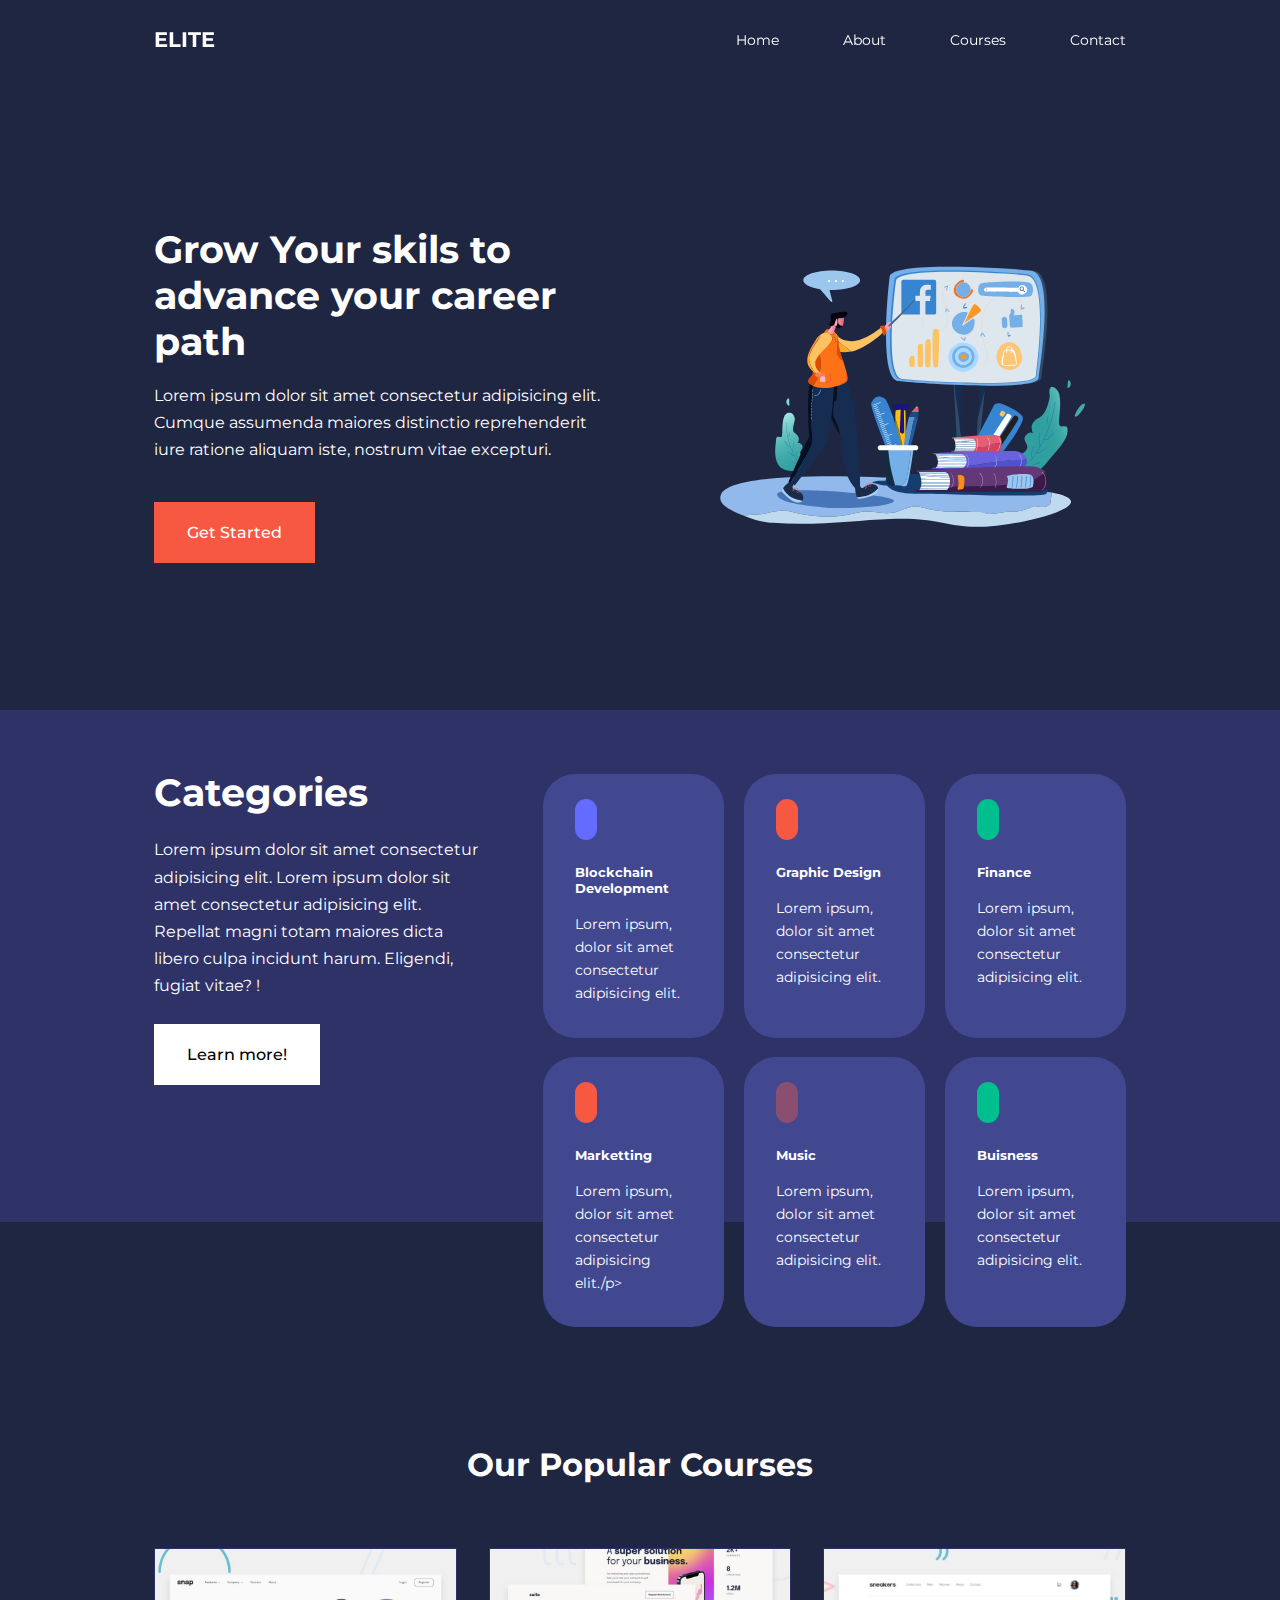
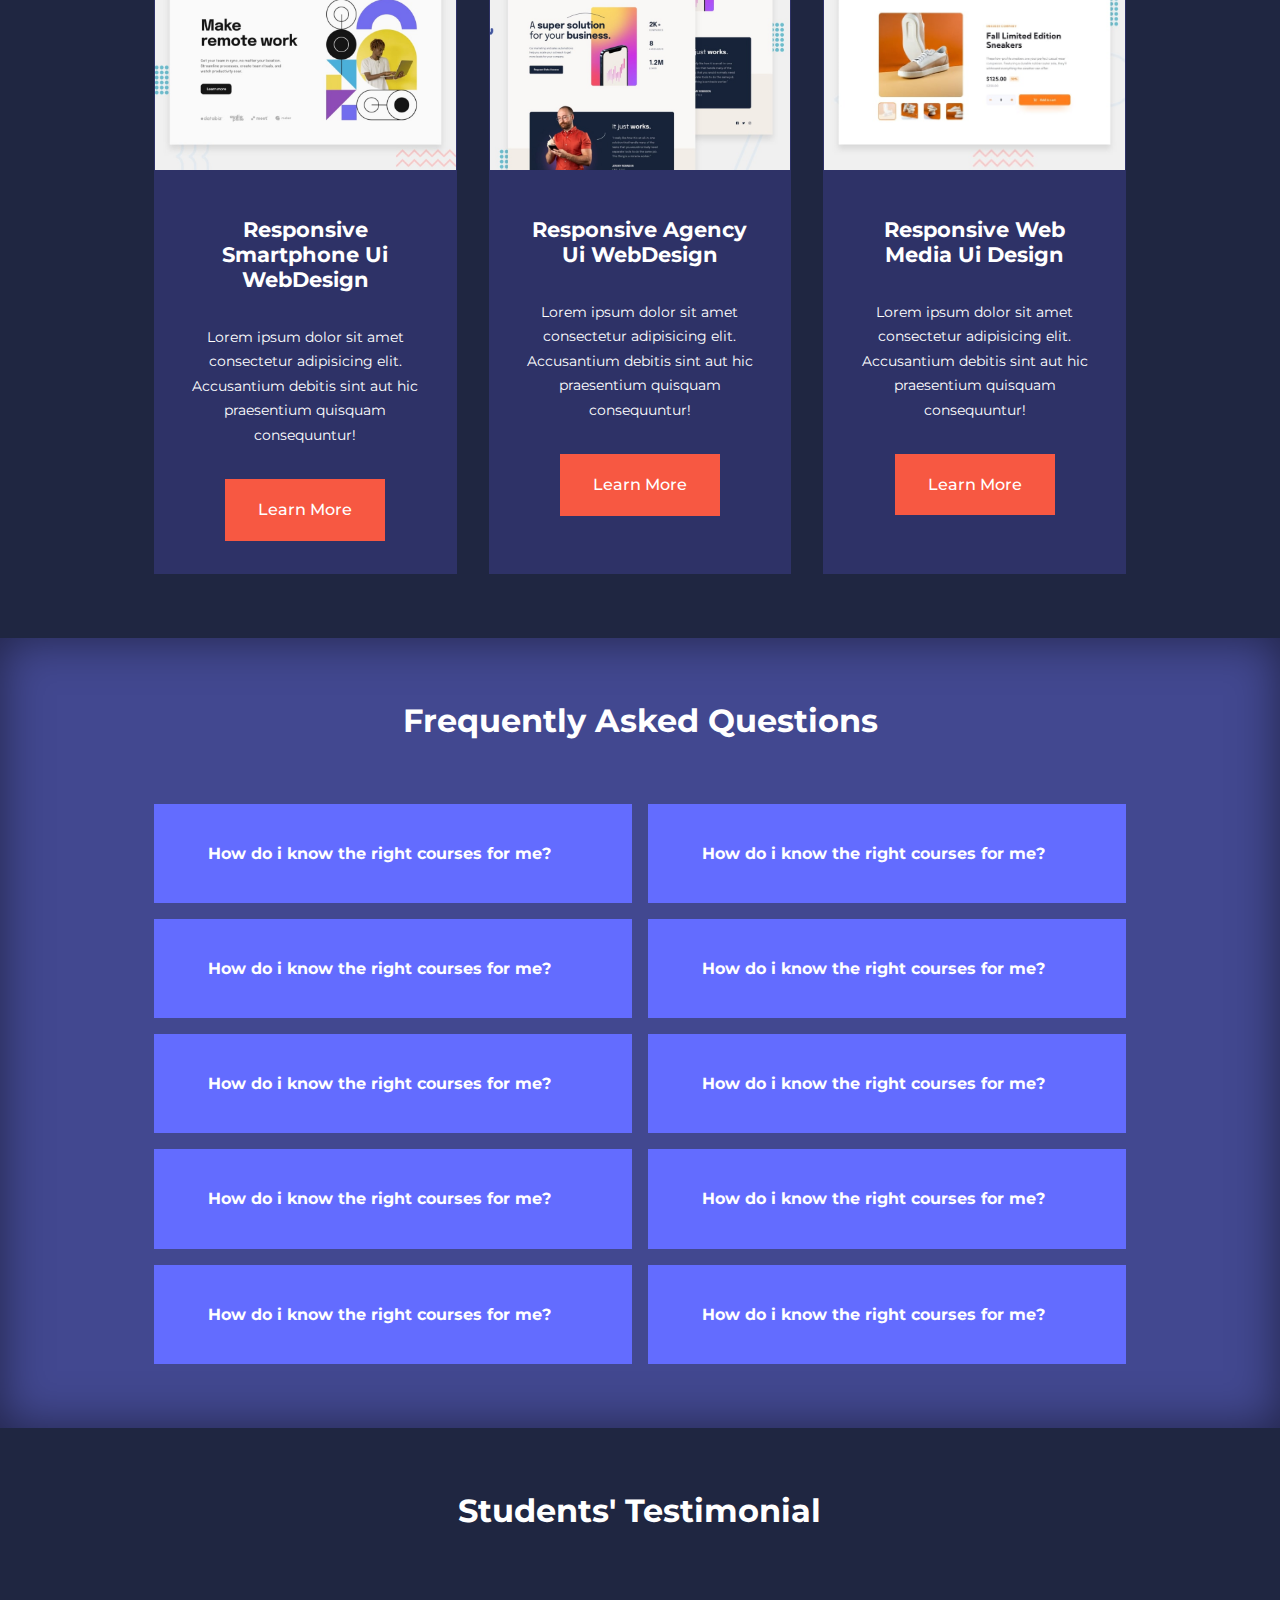
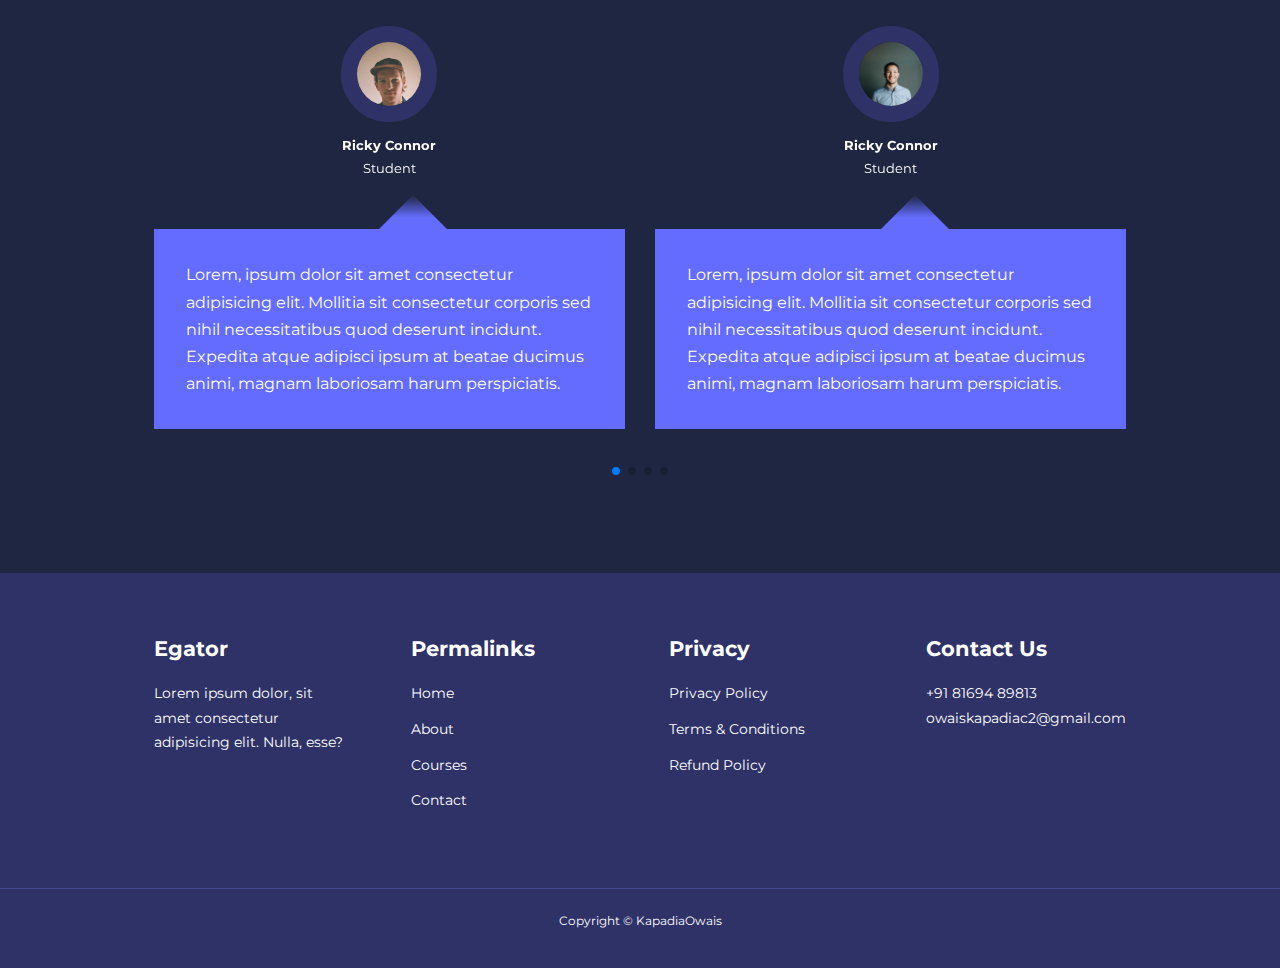
<file: index.html>
<!DOCTYPE html>
<html lang="en">

<head>
    <meta charset="UTF-8">
    <meta http-equiv="X-UA-Compatible" content="IE=edge">
    <meta name="viewport" content="width=device-width, initial-scale=1.0">
    <link rel="stylesheet" href="./css/style.css">
    <!-------------------------  Iconsout CSS link----------------------------------- -->
    <link rel="stylesheet" href="https://unicons.iconscout.com/release/v4.0.0/css/line.css">
    <!-- Google font Linking------------------------------------ -->
    <link rel="preconnect" href="https://fonts.googleapis.com">
    <link rel="preconnect" href="https://fonts.gstatic.com" crossorigin>
    <link href="https://fonts.googleapis.com/css2?family=Montserrat:wght@300;400;500;600;700;800;900&display=swap"
        rel="stylesheet">
        <!-- Swiper Js=========================== -->
        <link
  rel="stylesheet"
  href="https://unpkg.com/swiper@8/swiper-bundle.min.css"
/>
    <title>Educational Website</title>
</head>
<body onscroll=myFunction()>
    <!-- NavBarStart------------------------------- -->
    <nav class="Navigation">
        <div class="cubicle nav__cubicle">
            <a href="index.html">
                <h4>ELITE</h4>
            </a>

            <ul class="nav__menu">
                <li> <a href="index.html">Home</a> </li>
                <li> <a href="about.html">About</a> </li>
                <li> <a href="courses.html">Courses</a> </li>
                <li> <a href="contact.html">Contact</a> </li>
            </ul>
            <button id="open-menu-btn"><i class="uil uil-bars"></i></button>
            <button id="close-menu-btn"><i class="uil uil-multiply"></i></button>
        </div>
    </nav>
    <!--------------- Navbar Ends------------------- -->


    <header>
        <div class="cubicle header__cubicle">
            <div class="header__left">
                <h1>Grow Your skils to advance your career path</h1>
                <p>Lorem ipsum dolor sit amet consectetur adipisicing elit. Cumque assumenda maiores distinctio
                    reprehenderit iure ratione aliquam iste, nostrum vitae excepturi.</p>
                <a href="courses.html" class="boton boton-primary">Get Started</a>
            </div>
            <div class="header__right">
                <div class="header__right-image">
                    <img src="./Images/header.svg.svg" alt="">
                </div>
            </div>
        </div>
    </header>
    <!-- =========================================Categories Section====================== -->
    <section class="categories">
        <div class="cubicle categories__cubicle">
            <div class="categories__left">
                <h1>Categories</h1>
                <p>Lorem ipsum dolor sit amet consectetur adipisicing elit. Lorem ipsum dolor sit amet consectetur
                    adipisicing elit. Repellat magni totam maiores dicta libero culpa incidunt harum. Eligendi, fugiat
                    vitae? !</p>
                <a href="#" class="boton">Learn more!</a>
            </div>
            <div class="categories__right">
                <article class="category">
                    <span class="category__icon"><i class="uil uil-bitcoin-circle"></i></span>
                    <h5>Blockchain Development</h5>
                    <p>Lorem ipsum, dolor sit amet consectetur adipisicing elit. </p>
                </article>
                <article class="category">
                    <span class="category__icon"><i class="uil uil-palette"></i></span>
                    <h5>Graphic Design</h5>
                    <p>Lorem ipsum, dolor sit amet consectetur adipisicing elit. </p>
                </article>
                <article class="category">
                    <span class="category__icon"><i class="uil uil-usd-circle"></i></span>
                    <h5>Finance</h5>
                    <p>Lorem ipsum, dolor sit amet consectetur adipisicing elit.</p>
                </article>
                <article class="category">
                    <span class="category__icon"><i class="uil uil-megaphone"></i></span>
                    <h5>Marketting</h5>
                    <p>Lorem ipsum, dolor sit amet consectetur adipisicing elit./p>
                </article>
                <article class="category">
                    <span class="category__icon"><i class="uil uil-music"></i></span>
                    <h5>Music</h5>
                    <p>Lorem ipsum, dolor sit amet consectetur adipisicing elit.</p>
                </article>
                <article class="category">
                    <span class="category__icon"><i class="uil uil-puzzle-piece"></i></span>
                    <h5>Buisness</h5>
                    <p>Lorem ipsum, dolor sit amet consectetur adipisicing elit.</p>
                </article>
            </div>
        </div>
    </section>
    <!-- ==========================================Categories End======================================================== -->

    <section class="courses">
        <h2>Our Popular Courses</h2>
        <div class="cubicle courses__cubicle">
            <article class="course">
                <div class="course__image">
                    <img src="/Images/course1.jpg" alt="">
                </div>
                <div class="course__info">
                    <h4>Responsive Smartphone Ui WebDesign</h4>
                    <p>Lorem ipsum dolor sit amet consectetur adipisicing elit. Accusantium debitis sint aut hic
                        praesentium quisquam consequuntur!</p>
                    <a href="courses.html" class="boton boton-primary">Learn More</a>
                </div>
            </article>
            <article class="course">
                <div class="course__image">
                    <img src="/Images/course2.jpg" alt="">
                </div>
                <div class="course__info">
                    <h4>Responsive Agency Ui WebDesign</h4>
                    <p>Lorem ipsum dolor sit amet consectetur adipisicing elit. Accusantium debitis sint aut hic
                        praesentium quisquam consequuntur!</p>
                    <a href="courses.html" class="boton boton-primary">Learn More</a>
                </div>
            </article>
            <article class="course">
                <div class="course__image">
                    <img src="/Images/course3.jpg" alt="">
                </div>
                <div class="course__info">
                    <h4>Responsive Web Media Ui Design</h4>
                    <p>Lorem ipsum dolor sit amet consectetur adipisicing elit. Accusantium debitis sint aut hic
                        praesentium quisquam consequuntur!</p>
                    <a href="courses.html" class="boton boton-primary">Learn More</a>
                </div>
            </article>
        </div>
    </section>
    <!-- -========================================================Courses End==================================================== -->





<!-- ==================================================================FAQ START==================================================== -->

    <section class="faqs">
        <h2>Frequently Asked Questions</h2>
        <div class="cubicle faqs__cubicle">
            <article class="faq">
                <div class="faq__icon"><i class="uil uil-plus"></i></div>
                <div class="queastion__answer">
                    <h4>How do i know the right courses for me?</h4>
                    <p>Lorem ipsum dolor sit amet consectetur adipisicing elit. Quae asperiores tempore velit odit sunt
                        libero? Quis, delectus quibusdam architecto, magni esse corporis cum blanditiis, dolore quas
                        labore voluptates earum atque!</p>
                </div>
            </article>
            <article class="faq">
                <div class="faq__icon"><i class="uil uil-plus"></i></div>
                <div class="queastion__answer">
                    <h4>How do i know the right courses for me?</h4>
                    <p>Lorem ipsum dolor sit amet consectetur adipisicing elit. Quae asperiores tempore velit odit sunt
                        libero? Quis, delectus quibusdam architecto, magni esse corporis cum blanditiis, dolore quas
                        labore voluptates earum atque!</p>
                </div>
            </article>
            <article class="faq">
                <div class="faq__icon"><i class="uil uil-plus"></i></div>
                <div class="queastion__answer">
                    <h4>How do i know the right courses for me?</h4>
                    <p>Lorem ipsum dolor sit amet consectetur adipisicing elit. Quae asperiores tempore velit odit sunt
                        libero? Quis, delectus quibusdam architecto, magni esse corporis cum blanditiis, dolore quas
                        labore voluptates earum atque!</p>
                </div>
            </article>
            <article class="faq">
                <div class="faq__icon"><i class="uil uil-plus"></i></div>
                <div class="queastion__answer">
                    <h4>How do i know the right courses for me?</h4>
                    <p>Lorem ipsum dolor sit amet consectetur adipisicing elit. Quae asperiores tempore velit odit sunt
                        libero? Quis, delectus quibusdam architecto, magni esse corporis cum blanditiis, dolore quas
                        labore voluptates earum atque!</p>
                </div>
            </article>
            <article class="faq">
                <div class="faq__icon"><i class="uil uil-plus"></i></div>
                <div class="queastion__answer">
                    <h4>How do i know the right courses for me?</h4>
                    <p>Lorem ipsum dolor sit amet consectetur adipisicing elit. Quae asperiores tempore velit odit sunt
                        libero? Quis, delectus quibusdam architecto, magni esse corporis cum blanditiis, dolore quas
                        labore voluptates earum atque!</p>
                </div>
            </article>
            <article class="faq">
                <div class="faq__icon"><i class="uil uil-plus"></i></div>
                <div class="queastion__answer">
                    <h4>How do i know the right courses for me?</h4>
                    <p>Lorem ipsum dolor sit amet consectetur adipisicing elit. Quae asperiores tempore velit odit sunt
                        libero? Quis, delectus quibusdam architecto, magni esse corporis cum blanditiis, dolore quas
                        labore voluptates earum atque!</p>
                </div>
            </article>
            <article class="faq">
                <div class="faq__icon"><i class="uil uil-plus"></i></div>
                <div class="queastion__answer">
                    <h4>How do i know the right courses for me?</h4>
                    <p>Lorem ipsum dolor sit amet consectetur adipisicing elit. Quae asperiores tempore velit odit sunt
                        libero? Quis, delectus quibusdam architecto, magni esse corporis cum blanditiis, dolore quas
                        labore voluptates earum atque!</p>
                </div>
            </article>
            <article class="faq">
                <div class="faq__icon"><i class="uil uil-plus"></i></div>
                <div class="queastion__answer">
                    <h4>How do i know the right courses for me?</h4>
                    <p>Lorem ipsum dolor sit amet consectetur adipisicing elit. Quae asperiores tempore velit odit sunt
                        libero? Quis, delectus quibusdam architecto, magni esse corporis cum blanditiis, dolore quas
                        labore voluptates earum atque!</p>
                </div>
            </article>
            <article class="faq">
                <div class="faq__icon"><i class="uil uil-plus"></i></div>
                <div class="queastion__answer">
                    <h4>How do i know the right courses for me?</h4>
                    <p>Lorem ipsum dolor sit amet consectetur adipisicing elit. Quae asperiores tempore velit odit sunt
                        libero? Quis, delectus quibusdam architecto, magni esse corporis cum blanditiis, dolore quas
                        labore voluptates earum atque!</p>
                </div>
            </article>
            <article class="faq">
                <div class="faq__icon"><i class="uil uil-plus"></i></div>
                <div class="queastion__answer">
                    <h4>How do i know the right courses for me?</h4>
                    <p>Lorem ipsum dolor sit amet consectetur adipisicing elit. Quae asperiores tempore velit odit sunt
                        libero? Quis, delectus quibusdam architecto, magni esse corporis cum blanditiis, dolore quas
                        labore voluptates earum atque!</p>
                </div>
            </article>
        </div>
    </section>

<!-- ============================END OF FAQS============================================================================ -->


<section class="cubicle testimonials__cubicle mySwiper">
    <h2>Students' Testimonial</h2>
    <div class="swiper-wrapper">
        <article class="testimonial swiper-slide">
            <div class="avatar">
                <img src="./Images/avatar1.jpg" alt="">
            </div>
            <div class="testimonial__info">
                <h5>Ricky Connor</h5>
                <small>Student</small>
            </div>
            <div class="testimonial__body">
                <p>Lorem, ipsum dolor sit amet consectetur adipisicing elit. Mollitia sit consectetur corporis sed nihil necessitatibus quod deserunt incidunt. Expedita atque adipisci ipsum at beatae ducimus animi, magnam laboriosam harum perspiciatis.</p>
            </div>
        </article>
        <article class="testimonial swiper-slide">
            <div class="avatar">
                <img src="./Images/avatar2.jpg" alt="">
            </div>
            <div class="testimonial__info">
                <h5>Ricky Connor</h5>
                <small>Student</small>
            </div>
            <div class="testimonial__body">
                <p>Lorem, ipsum dolor sit amet consectetur adipisicing elit. Mollitia sit consectetur corporis sed nihil necessitatibus quod deserunt incidunt. Expedita atque adipisci ipsum at beatae ducimus animi, magnam laboriosam harum perspiciatis.</p>
            </div>
        </article>
        <article class="testimonial swiper-slide">
            <div class="avatar">
                <img src="./Images/avatar3.jpg" alt="">
            </div>
            <div class="testimonial__info">
                <h5>Ricky Connor</h5>
                <small>Student</small>
            </div>
            <div class="testimonial__body">
                <p>Lorem, ipsum dolor sit amet consectetur adipisicing elit. Mollitia sit consectetur corporis sed nihil necessitatibus quod deserunt incidunt. Expedita atque adipisci ipsum at beatae ducimus animi, magnam laboriosam harum perspiciatis.</p>
            </div>
        </article>
        <article class="testimonial swiper-slide">
            <div class="avatar">
                <img src="./Images/avatar4.jpg" alt="">
            </div>
            <div class="testimonial__info">
                <h5>Ricky Connor</h5>
                <small>Student</small>
            </div>
            <div class="testimonial__body">
                <p>Lorem, ipsum dolor sit amet consectetur adipisicing elit. Mollitia sit consectetur corporis sed nihil necessitatibus quod deserunt incidunt. Expedita atque adipisci ipsum at beatae ducimus animi, magnam laboriosam harum perspiciatis.</p>
            </div>
        </article>
        <article class="testimonial swiper-slide">
            <div class="avatar">
                <img src="./Images/avatar5.jpg" alt="">
            </div>
            <div class="testimonial__info">
                <h5>Ricky Connor</h5>
                <small>Student</small>
            </div>
            <div class="testimonial__body">
                <p>Lorem, ipsum dolor sit amet consectetur adipisicing elit. Mollitia sit consectetur corporis sed nihil necessitatibus quod deserunt incidunt. Expedita atque adipisci ipsum at beatae ducimus animi, magnam laboriosam harum perspiciatis.</p>
            </div>
        </article>
    </div>
    <div class="swiper-pagination"></div>
</section>



<!-- =========================Testimonial Ends===================== -->


<footer>
    <div class="cubicle footer__cubicle">
        <div class="footer__1">
            <a href="index.html" class="footer__logo"><h4>Egator</h4></a>
            <p>Lorem ipsum dolor, sit amet consectetur adipisicing elit. Nulla, esse?</p>
        </div>
        <div class="footer__2">
            <h4>Permalinks</h4>
            <ul class="permalinks">
                <li> <a href="index.html"> Home</a> </li>
                <li> <a href="about.html">About</a> </li>
                <li> <a href="courses.html">Courses</a> </li>
                <li> <a href="contact.html">Contact</a> </li>
            </ul>
        </div>
        <div class="footer__3">
            <h4>Privacy</h4>
            <ul class="privacy">
                <li> <a href="#">Privacy Policy </a></li>
                <li> <a href="#">Terms & Conditions</a> </li>
                <li> <a href="#">Refund Policy</a> </li>
            </ul>
        </div>
        <div class="footer__4">
            <h4>Contact Us</h4>
            <div>
                <p>+91 81694 89813</p>
                <p>owaiskapadiac2@gmail.com </p>

            </div>
            <ul class="footer__socials">
                <li> <a href="#"><i class="uil uil-facebook"></i></a> </li>
                <li> <a href="#"> <i class="uil uil-instagram"></i></a> </li>
                <li> <a href="#"> <i class="uil uil-twitter"></i></a> </li>
                <li> <a href="#"> <i class="uil uil-linkedin"></i></a> </li>
             </ul>
        </div>
        
    </div>
    <div class="footer__copyright">
        <small>Copyright &copy; KapadiaOwais</small>
    </div>
</footer>


<script src="https://unpkg.com/swiper@8/swiper-bundle.min.js"></script>
<script>
    var swiper = new Swiper(".mySwiper", {
      slidesPerView: 1,
      spaceBetween: 30,
      pagination: {
        el: ".swiper-pagination",
        clickable: true,
      },
    //   When window width is >=600
      breakpoints:{
          600:{slidesPerView: 2

          }
      }
    });
  </script>
    <script src="main.js"></script>
</body>

</html>
</file>
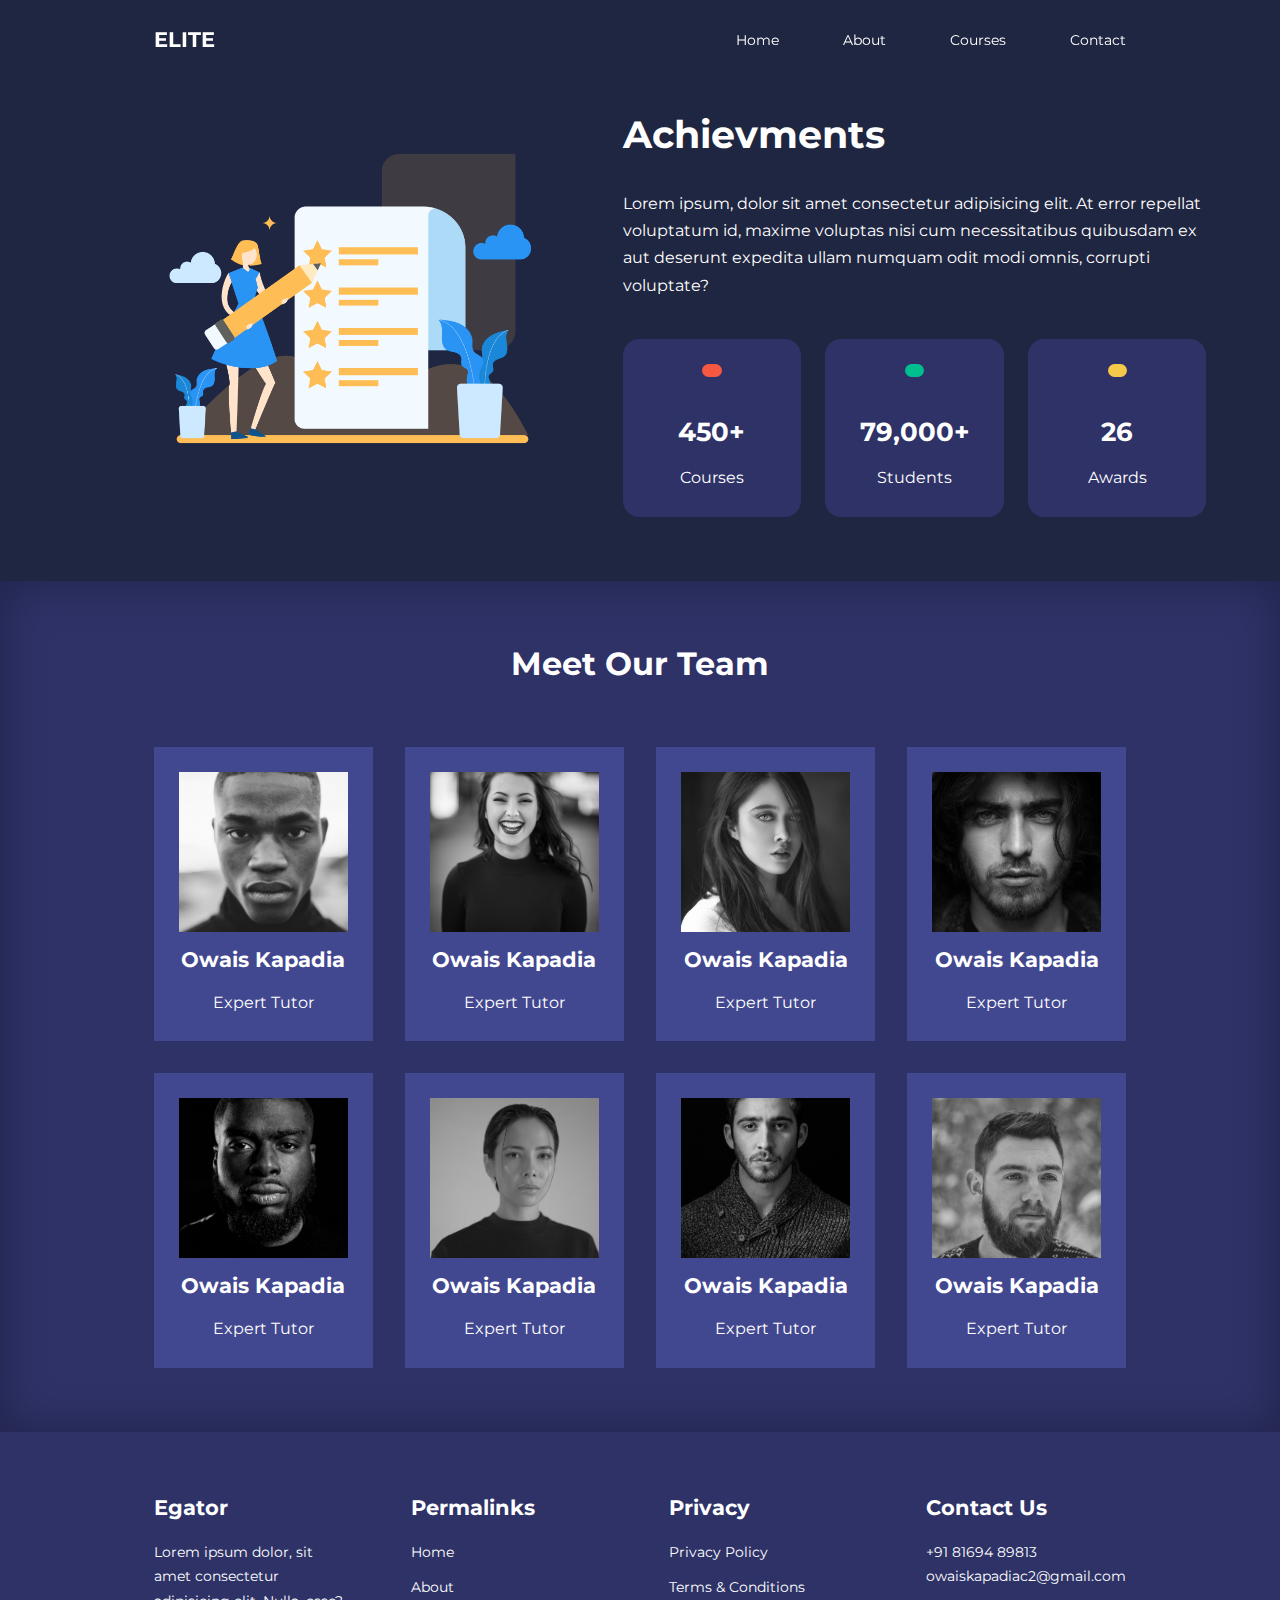
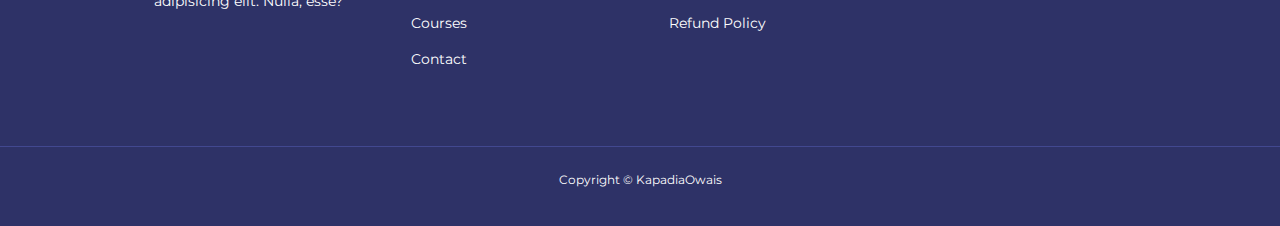
<file: about.html>
<!DOCTYPE html>
<html lang="en">

<head>
    <meta charset="UTF-8">
    <meta http-equiv="X-UA-Compatible" content="IE=edge">
    <meta name="viewport" content="width=device-width, initial-scale=1.0">
    <link rel="stylesheet" href="./css/style.css">
    <link rel="stylesheet" href="./css/about.css">
    <!-------------------------  Iconsout CSS link----------------------------------- -->
    <link rel="stylesheet" href="https://unicons.iconscout.com/release/v4.0.0/css/line.css">
    <!-- Google font Linking------------------------------------ -->
    <link rel="preconnect" href="https://fonts.googleapis.com">
    <link rel="preconnect" href="https://fonts.gstatic.com" crossorigin>
    <link href="https://fonts.googleapis.com/css2?family=Montserrat:wght@300;400;500;600;700;800;900&display=swap"
        rel="stylesheet">

    <title>ABOUT </title>
</head>

<body onscroll=myFunction()>
    <!-- NavBarStart------------------------------- -->
    <nav class="Navigation">
        <div class="cubicle nav__cubicle">
            <a href="index.html">
                <h4>ELITE</h4>
            </a>

            <ul class="nav__menu">
                <li> <a href="index.html">Home</a> </li>
                <li> <a href="about.html">About</a> </li>
                <li> <a href="courses.html">Courses</a> </li>
                <li> <a href="contact.html">Contact</a> </li>
            </ul>
            <button id="open-menu-btn"><i class="uil uil-bars"></i></button>
            <button id="close-menu-btn"><i class="uil uil-multiply"></i></button>
        </div>
    </nav>
    <!--------------- Navbar Ends------------------- -->

    <!-- =============================Section starts=========================================================== -->
    <section class="about__achievments">
        <div class="cubicle about__achievments-cubicle">
            <div class="about__achievments-left">
                <img src="./Images/about_header.png" alt="">
            </div>
            <div class="about__achievments-right">
                <h1>Achievments</h1>
                <p>Lorem ipsum, dolor sit amet consectetur adipisicing elit. At error repellat voluptatum id, maxime voluptas nisi cum necessitatibus quibusdam ex aut deserunt expedita ullam numquam odit modi omnis, corrupti voluptate?</p>
                <div class="about__achievments-cards">
                    <article class="achievment-card">
                        <span class="achievment__icon"><i class="uil uil-video"></i></span>
                        <h3>450+</h3>
                        <p>Courses</p>
                    </article>
                    <article class="achievment-card">
                        <span class="achievment__icon"><i class="uil uil-user"></i></span>
                        <h3>79,000+</h3>
                        <p>Students</p>
                    </article>
                    <article class="achievment-card">
                        <span class="achievment__icon"  ><i class="uil uil-trophy"></i></span>
                        <h3>26</h3>
                        <p>Awards</p>
                    </article>
                </div>
            </div>
        </div>
    </section>

    <section class="team">
        <h2>Meet Our Team</h2>
        <div class="cubicle team__cubicle">
           
            <article class="team__member">
                <div class="team__member-image">
                    <img src="./Images/tm1.jpg" alt="">
                </div>
                <div class="team__member-info">
                    <h4>Owais Kapadia</h4>
                    <p>Expert Tutor</p>
                </div>
                <div class="team__member-socials">
                    <a href="https://instagram.com"><i class="uil uil-instagram"></i></a>
                    <a href="https://facebook.com"><i class="uil uil-facebook"></i></a>
                    <a href="https://twitter.com"><i class="uil uil-twitter"></i></a>
                </div>
            </article>
            <article class="team__member">
                <div class="team__member-image">
                    <img src="./Images/tm2.jpg" alt="">
                </div>
                <div class="team__member-info">
                    <h4>Owais Kapadia</h4>
                    <p>Expert Tutor</p>
                </div>
                <div class="team__member-socials">
                    <a href="https://instagram.com"><i class="uil uil-instagram"></i></a>
                    <a href="https://facebook.com"><i class="uil uil-facebook"></i></a>
                    <a href="https://twitter.com"><i class="uil uil-twitter"></i></a>
                </div>
            </article>
            <article class="team__member">
                <div class="team__member-image">
                    <img src="./Images/tm3.jpg" alt="">
                </div>
                <div class="team__member-info">
                    <h4>Owais Kapadia</h4>
                    <p>Expert Tutor</p>
                </div>
                <div class="team__member-socials">
                    <a href="https://instagram.com"><i class="uil uil-instagram"></i></a>
                    <a href="https://facebook.com"><i class="uil uil-facebook"></i></a>
                    <a href="https://twitter.com"><i class="uil uil-twitter"></i></a>
                </div>
            </article>
            <article class="team__member">
                <div class="team__member-image">
                    <img src="./Images/tm4.jpg" alt="">
                </div>
                <div class="team__member-info">
                    <h4>Owais Kapadia</h4>
                    <p>Expert Tutor</p>
                </div>
                <div class="team__member-socials">
                    <a href="https://instagram.com"><i class="uil uil-instagram"></i></a>
                    <a href="https://facebook.com"><i class="uil uil-facebook"></i></a>
                    <a href="https://twitter.com"><i class="uil uil-twitter"></i></a>
                </div>
            </article>
            <article class="team__member">
                <div class="team__member-image">
                    <img src="./Images/tm5.jpg" alt="">
                </div>
                <div class="team__member-info">
                    <h4>Owais Kapadia</h4>
                    <p>Expert Tutor</p>
                </div>
                <div class="team__member-socials">
                    <a href="https://instagram.com"><i class="uil uil-instagram"></i></a>
                    <a href="https://facebook.com"><i class="uil uil-facebook"></i></a>
                    <a href="https://twitter.com"><i class="uil uil-twitter"></i></a>
                </div>
            </article>
            <article class="team__member">
                <div class="team__member-image">
                    <img src="./Images/tm6.jpg" alt="">
                </div>
                <div class="team__member-info">
                    <h4>Owais Kapadia</h4>
                    <p>Expert Tutor</p>
                </div>
                <div class="team__member-socials">
                    <a href="https://instagram.com"><i class="uil uil-instagram"></i></a>
                    <a href="https://facebook.com"><i class="uil uil-facebook"></i></a>
                    <a href="https://twitter.com"><i class="uil uil-twitter"></i></a>
                </div>
            </article>
            <article class="team__member">
                <div class="team__member-image">
                    <img src="./Images/tm7.jpg" alt="">
                </div>
                <div class="team__member-info">
                    <h4>Owais Kapadia</h4>
                    <p>Expert Tutor</p>
                </div>
                <div class="team__member-socials">
                    <a href="https://instagram.com"><i class="uil uil-instagram"></i></a>
                    <a href="https://facebook.com"><i class="uil uil-facebook"></i></a>
                    <a href="https://twitter.com"><i class="uil uil-twitter"></i></a>
                </div>
            </article>
            <article class="team__member">
                <div class="team__member-image">
                    <img src="./Images/tm8.jpg" alt="">
                </div>
                <div class="team__member-info">
                    <h4>Owais Kapadia</h4>
                    <p>Expert Tutor</p>
                </div>
                <div class="team__member-socials">
                    <a href="https://instagram.com"><i class="uil uil-instagram"></i></a>
                    <a href="https://facebook.com"><i class="uil uil-facebook"></i></a>
                    <a href="https://twitter.com"><i class="uil uil-twitter"></i></a>
                </div>
            </article>
           
           
            
        </div>
    </section>

    <footer>
        <div class="cubicle footer__cubicle">
            <div class="footer__1">
                <a href="index.html" class="footer__logo">
                    <h4>Egator</h4>
                </a>
                <p>Lorem ipsum dolor, sit amet consectetur adipisicing elit. Nulla, esse?</p>
            </div>
            <div class="footer__2">
                <h4>Permalinks</h4>
                <ul class="permalinks">
                    <li> <a href="index.html"> Home</a> </li>
                    <li> <a href="about.html">About</a> </li>
                    <li> <a href="courses.html">Courses</a> </li>
                    <li> <a href="contact.html">Contact</a> </li>
                </ul>
            </div>
            <div class="footer__3">
                <h4>Privacy</h4>
                <ul class="privacy">
                    <li> <a href="#">Privacy Policy </a></li>
                    <li> <a href="#">Terms & Conditions</a> </li>
                    <li> <a href="#">Refund Policy</a> </li>
                </ul>
            </div>
            <div class="footer__4">
                <h4>Contact Us</h4>
                <div>
                    <p>+91 81694 89813</p>
                    <p>owaiskapadiac2@gmail.com </p>

                </div>
                <ul class="footer__socials">
                    <li> <a href="#"><i class="uil uil-facebook"></i></a> </li>
                    <li> <a href="#"> <i class="uil uil-instagram"></i></a> </li>
                    <li> <a href="#"> <i class="uil uil-twitter"></i></a> </li>
                    <li> <a href="#"> <i class="uil uil-linkedin"></i></a> </li>
                </ul>
            </div>

        </div>
        <div class="footer__copyright">
            <small>Copyright &copy; KapadiaOwais</small>
        </div>
    </footer>



    <script src="main.js"></script>
</body>

</html>
</file>
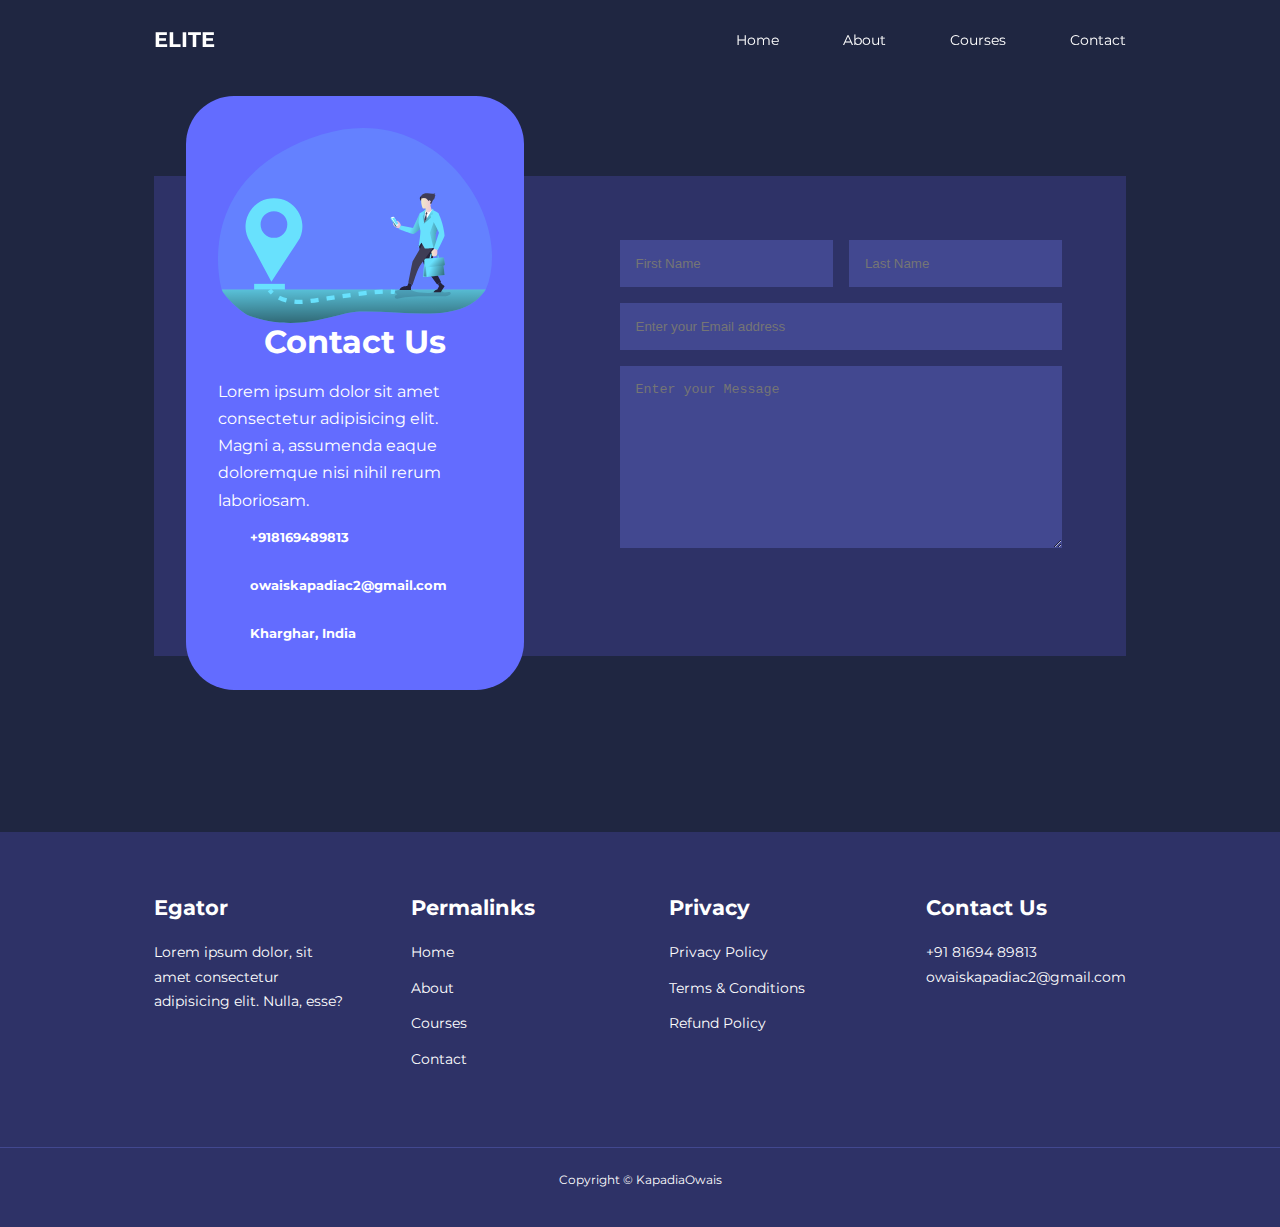
<file: contact.html>
<!DOCTYPE html>
<html lang="en">

<head>
    <meta charset="UTF-8">
    <meta http-equiv="X-UA-Compatible" content="IE=edge">
    <meta name="viewport" content="width=device-width, initial-scale=1.0">
    <link rel="stylesheet" href="./css/style.css">
    <link rel="stylesheet" href="./css/contact.css">
    <!-------------------------  Iconsout CSS link----------------------------------- -->
    <link rel="stylesheet" href="https://unicons.iconscout.com/release/v4.0.0/css/line.css">
    <!-- Google font Linking------------------------------------ -->
    <link rel="preconnect" href="https://fonts.googleapis.com">
    <link rel="preconnect" href="https://fonts.gstatic.com" crossorigin>
    <link href="https://fonts.googleapis.com/css2?family=Montserrat:wght@300;400;500;600;700;800;900&display=swap"
        rel="stylesheet">
    
    <title>Educational Website</title>
</head>
<body onscroll=myFunction()>
    <!-- NavBarStart------------------------------- -->
    <nav class="Navigation">
        <div class="cubicle nav__cubicle">
            <a href="index.html">
                <h4>ELITE</h4>
            </a>

            <ul class="nav__menu">
                <li> <a href="index.html">Home</a> </li>
                <li> <a href="about.html">About</a> </li>
                <li> <a href="courses.html">Courses</a> </li>
                <li> <a href="contact.html">Contact</a> </li>
            </ul>
            <button id="open-menu-btn"><i class="uil uil-bars"></i></button>
            <button id="close-menu-btn"><i class="uil uil-multiply"></i></button>
        </div>
    </nav>
    <!--------------- Navbar Ends------------------- -->

<section class="contact">
    <div class="cubicle contact__cubicle">
        <aside class="contact__aside">
            <div class="aside__image">
                <img src="./Images/Contact.svg" alt="">
            </div>
            <h2>Contact Us</h2>
            <p>Lorem ipsum dolor sit amet consectetur adipisicing elit. Magni a, assumenda eaque doloremque nisi nihil rerum laboriosam.</p>
            <ul class="contact__details">
                <li>
                    <i class="uil uil-phone-times"></i>
                    <h5>+918169489813</h5>
                </li>
                <li>
                    <i class="uil uil-envelope"></i>
                    <h5>owaiskapadiac2@gmail.com</h5>
                </li>
                <li>
                    <i class="uil uil-location-point"></i>
                    <h5>Kharghar, India</h5>
                </li>

            </ul>
            <ul class="contact__icons">
                <li>
                    <a href="https://facebook.com"></a>
                    <i class="uil uil-facebook"></i>

                </li>
                <li>
                    <a href="https://facebook.com"></a>
                    <i class="uil uil-instagram"></i>

                </li>
                <li>
                    <a href="https://facebook.com"></a>
                    <i class="uil uil-twitter"></i>

                </li>
               
            </ul>
        </aside>
        <form class="contact__form">
            <div class="contact__form-name">

                <input type="text" name="firstName" id="firstName" placeholder="First Name">
                <input type="text" name="lastName" id="lastName" placeholder="Last Name">
                
            </div>
            
                <input type="email" name="email" id="email" placeholder="Enter your Email address">
            
            <textarea name="Message" id="message" cols="30" rows="10" placeholder="Enter your Message"></textarea>
            
        </form>
    </div>
</section>

<footer>
    <div class="cubicle footer__cubicle">
        <div class="footer__1">
            <a href="index.html" class="footer__logo"><h4>Egator</h4></a>
            <p>Lorem ipsum dolor, sit amet consectetur adipisicing elit. Nulla, esse?</p>
        </div>
        <div class="footer__2">
            <h4>Permalinks</h4>
            <ul class="permalinks">
                <li> <a href="index.html"> Home</a> </li>
                <li> <a href="about.html">About</a> </li>
                <li> <a href="courses.html">Courses</a> </li>
                <li> <a href="contact.html">Contact</a> </li>
            </ul>
        </div>
        <div class="footer__3">
            <h4>Privacy</h4>
            <ul class="privacy">
                <li> <a href="#">Privacy Policy </a></li>
                <li> <a href="#">Terms & Conditions</a> </li>
                <li> <a href="#">Refund Policy</a> </li>
            </ul>
        </div>
        <div class="footer__4">
            <h4>Contact Us</h4>
            <div>
                <p>+91 81694 89813</p>
                <p>owaiskapadiac2@gmail.com </p>

            </div>
            <ul class="footer__socials">
                <li> <a href="#"><i class="uil uil-facebook"></i></a> </li>
                <li> <a href="#"> <i class="uil uil-instagram"></i></a> </li>
                <li> <a href="#"> <i class="uil uil-twitter"></i></a> </li>
                <li> <a href="#"> <i class="uil uil-linkedin"></i></a> </li>
             </ul>
        </div>
        
    </div>
    <div class="footer__copyright">
        <small>Copyright &copy; KapadiaOwais</small>
    </div>
</footer>



    <script src="main.js"></script>
</body>

</html>
</file>
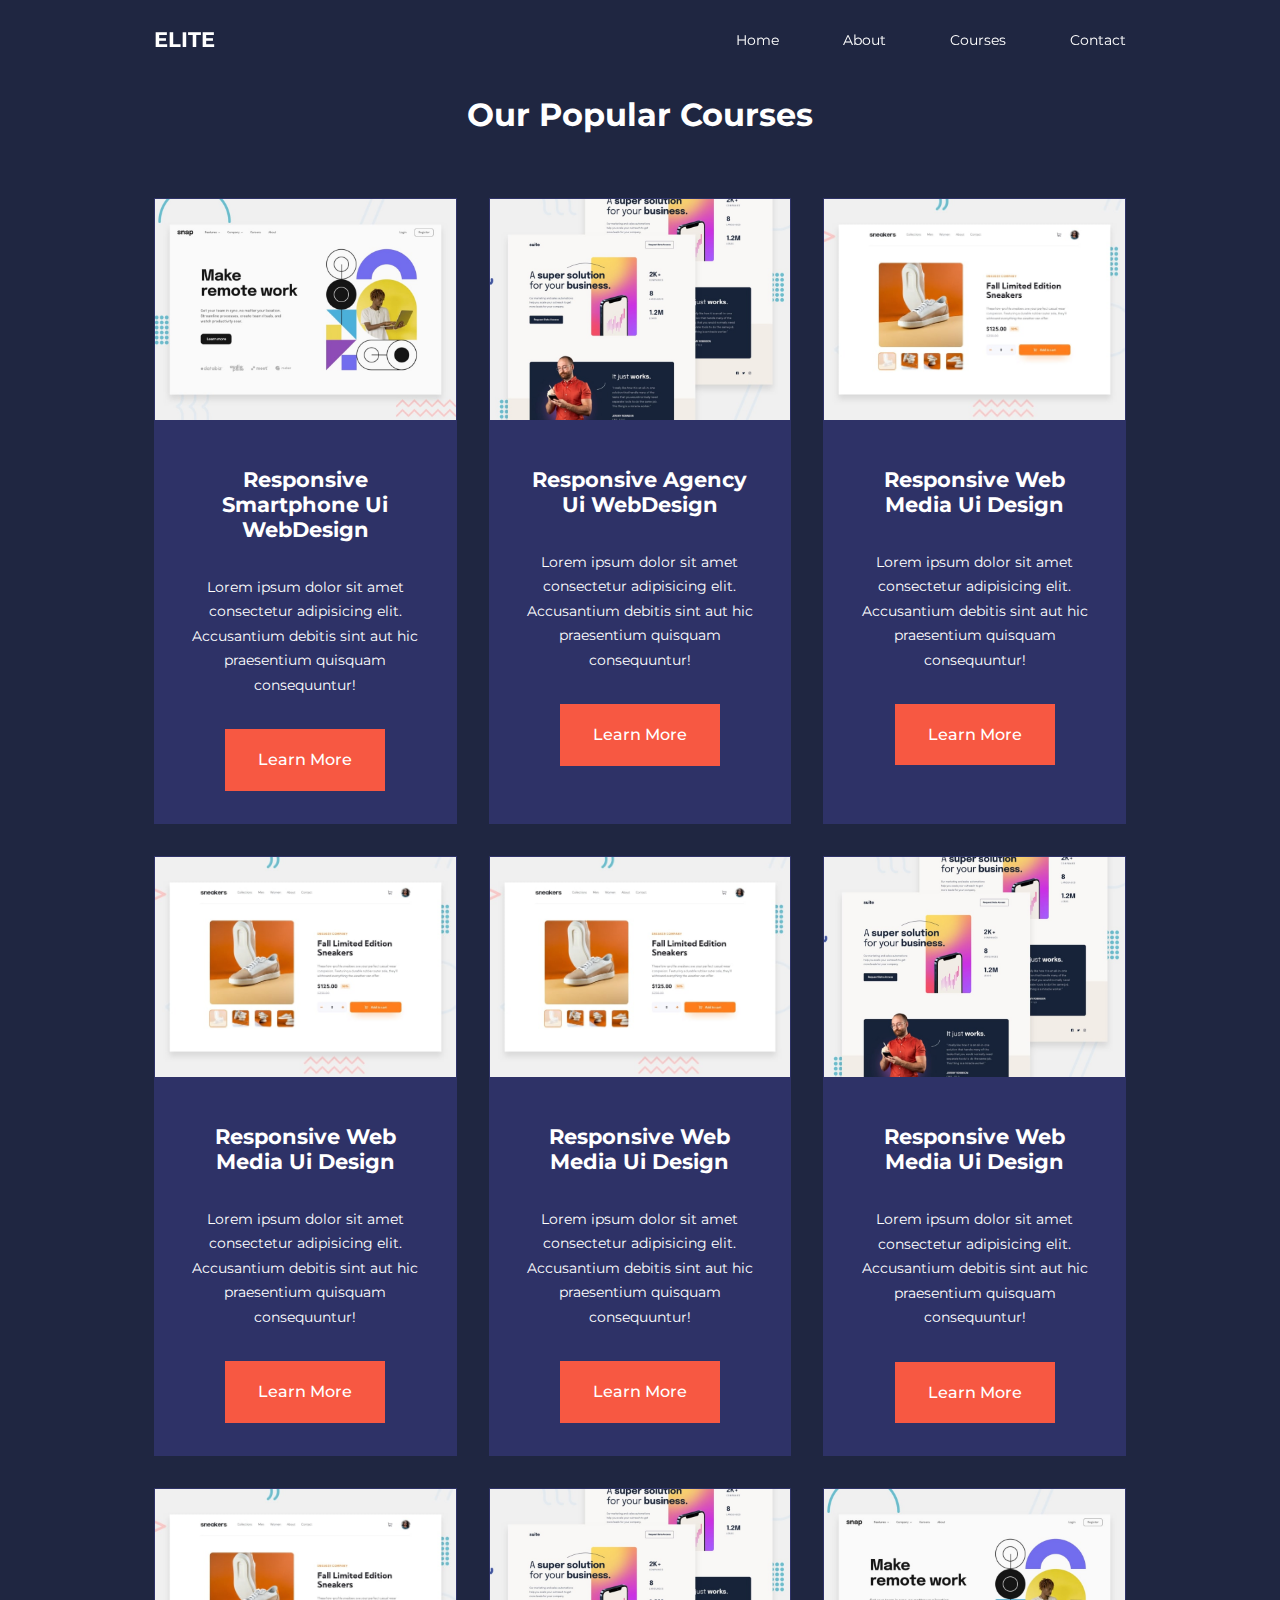
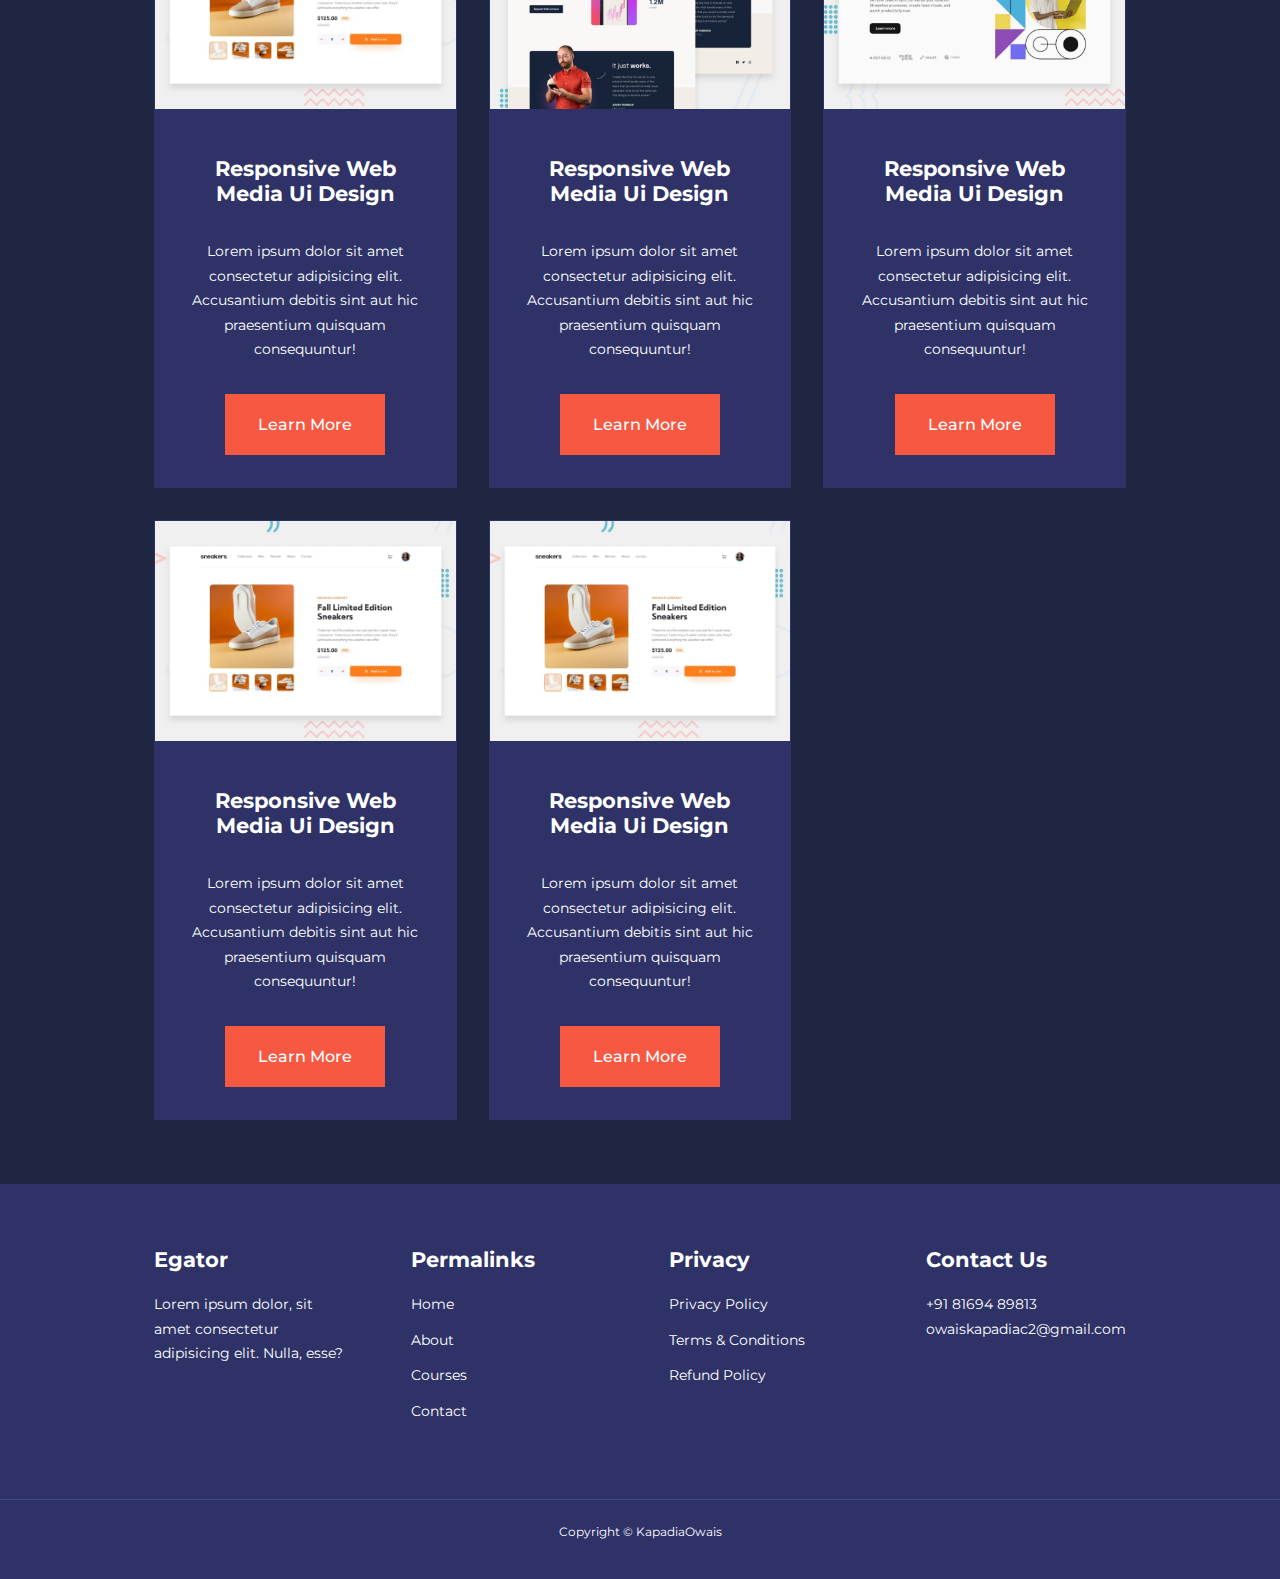
<file: courses.html>
<!DOCTYPE html>
<html lang="en">

<head>
    <meta charset="UTF-8">
    <meta http-equiv="X-UA-Compatible" content="IE=edge">
    <meta name="viewport" content="width=device-width, initial-scale=1.0">
    <link rel="stylesheet" href="./css/style.css">
    <!-------------------------  Iconsout CSS link----------------------------------- -->
    <link rel="stylesheet" href="https://unicons.iconscout.com/release/v4.0.0/css/line.css">
    <!-- Google font Linking------------------------------------ -->
    <link rel="preconnect" href="https://fonts.googleapis.com">
    <link rel="preconnect" href="https://fonts.gstatic.com" crossorigin>
    <link href="https://fonts.googleapis.com/css2?family=Montserrat:wght@300;400;500;600;700;800;900&display=swap"
        rel="stylesheet">
       <style>
           .courses{
               margin-top: 2rem;
           }
       </style>
       
    <title>Educational Website</title>
</head>
<body onscroll=myFunction()>
    <!-- NavBarStart------------------------------- -->
    <nav class="Navigation">
        <div class="cubicle nav__cubicle">
            <a href="index.html">
                <h4>ELITE</h4>
            </a>

            <ul class="nav__menu">
                <li> <a href="index.html">Home</a> </li>
                <li> <a href="about.html">About</a> </li>
                <li> <a href="courses.html">Courses</a> </li>
                <li> <a href="contact.html">Contact</a> </li>
            </ul>
            <button id="open-menu-btn"><i class="uil uil-bars"></i></button>
            <button id="close-menu-btn"><i class="uil uil-multiply"></i></button>
        </div>
    </nav>
    <!--------------- Navbar Ends------------------- -->


    <section class="courses" >
        <h2>Our Popular Courses</h2>
        <div class="cubicle courses__cubicle">
            <article class="course">
                <div class="course__image">
                    <img src="/Images/course1.jpg" alt="">
                </div>
                <div class="course__info">
                    <h4>Responsive Smartphone Ui WebDesign</h4>
                    <p>Lorem ipsum dolor sit amet consectetur adipisicing elit. Accusantium debitis sint aut hic
                        praesentium quisquam consequuntur!</p>
                    <a href="courses.html" class="boton boton-primary">Learn More</a>
                </div>
            </article>
            <article class="course">
                <div class="course__image">
                    <img src="/Images/course2.jpg" alt="">
                </div>
                <div class="course__info">
                    <h4>Responsive Agency Ui WebDesign</h4>
                    <p>Lorem ipsum dolor sit amet consectetur adipisicing elit. Accusantium debitis sint aut hic
                        praesentium quisquam consequuntur!</p>
                    <a href="courses.html" class="boton boton-primary">Learn More</a>
                </div>
            </article>
            <article class="course">
                <div class="course__image">
                    <img src="/Images/course3.jpg" alt="">
                </div>
                <div class="course__info">
                    <h4>Responsive Web Media Ui Design</h4>
                    <p>Lorem ipsum dolor sit amet consectetur adipisicing elit. Accusantium debitis sint aut hic
                        praesentium quisquam consequuntur!</p>
                    <a href="courses.html" class="boton boton-primary">Learn More</a>
                </div>
            </article>
            <article class="course">
                <div class="course__image">
                    <img src="/Images/course3.jpg" alt="">
                </div>
                <div class="course__info">
                    <h4>Responsive Web Media Ui Design</h4>
                    <p>Lorem ipsum dolor sit amet consectetur adipisicing elit. Accusantium debitis sint aut hic
                        praesentium quisquam consequuntur!</p>
                    <a href="courses.html" class="boton boton-primary">Learn More</a>
                </div>
            </article>
            <article class="course">
                <div class="course__image">
                    <img src="/Images/course3.jpg" alt="">
                </div>
                <div class="course__info">
                    <h4>Responsive Web Media Ui Design</h4>
                    <p>Lorem ipsum dolor sit amet consectetur adipisicing elit. Accusantium debitis sint aut hic
                        praesentium quisquam consequuntur!</p>
                    <a href="courses.html" class="boton boton-primary">Learn More</a>
                </div>
            </article>
              <article class="course">
                <div class="course__image">
                    <img src="/Images/course2.jpg" alt="">
                </div>
                <div class="course__info">
                    <h4>Responsive Web Media Ui Design</h4>
                    <p>Lorem ipsum dolor sit amet consectetur adipisicing elit. Accusantium debitis sint aut hic
                        praesentium quisquam consequuntur!</p>
                    <a href="courses.html" class="boton boton-primary">Learn More</a>
                </div>
            </article>
            <article class="course">
                <div class="course__image">
                    <img src="/Images/course3.jpg" alt="">
                </div>
                <div class="course__info">
                    <h4>Responsive Web Media Ui Design</h4>
                    <p>Lorem ipsum dolor sit amet consectetur adipisicing elit. Accusantium debitis sint aut hic
                        praesentium quisquam consequuntur!</p>
                    <a href="courses.html" class="boton boton-primary">Learn More</a>
                </div>
            </article>
            <article class="course">
                <div class="course__image">
                    <img src="/Images/course2.jpg" alt="">
                </div>
                <div class="course__info">
                    <h4>Responsive Web Media Ui Design</h4>
                    <p>Lorem ipsum dolor sit amet consectetur adipisicing elit. Accusantium debitis sint aut hic
                        praesentium quisquam consequuntur!</p>
                    <a href="courses.html" class="boton boton-primary">Learn More</a>
                </div>
            </article>
            <article class="course">
                <div class="course__image">
                    <img src="/Images/course1.jpg" alt="">
                </div>
                <div class="course__info">
                    <h4>Responsive Web Media Ui Design</h4>
                    <p>Lorem ipsum dolor sit amet consectetur adipisicing elit. Accusantium debitis sint aut hic
                        praesentium quisquam consequuntur!</p>
                    <a href="courses.html" class="boton boton-primary">Learn More</a>
                </div>
            </article>
            <article class="course">
                <div class="course__image">
                    <img src="/Images/course3.jpg" alt="">
                </div>
                <div class="course__info">
                    <h4>Responsive Web Media Ui Design</h4>
                    <p>Lorem ipsum dolor sit amet consectetur adipisicing elit. Accusantium debitis sint aut hic
                        praesentium quisquam consequuntur!</p>
                    <a href="courses.html" class="boton boton-primary">Learn More</a>
                </div>
            </article>
            <article class="course">
                <div class="course__image">
                    <img src="/Images/course3.jpg" alt="">
                </div>
                <div class="course__info">
                    <h4>Responsive Web Media Ui Design</h4>
                    <p>Lorem ipsum dolor sit amet consectetur adipisicing elit. Accusantium debitis sint aut hic
                        praesentium quisquam consequuntur!</p>
                    <a href="courses.html" class="boton boton-primary">Learn More</a>
                </div>
            </article>
        </div>
    </section>
    <!-- -========================================================Courses End==================================================== -->







<footer>
    <div class="cubicle footer__cubicle">
        <div class="footer__1">
            <a href="index.html" class="footer__logo"><h4>Egator</h4></a>
            <p>Lorem ipsum dolor, sit amet consectetur adipisicing elit. Nulla, esse?</p>
        </div>
        <div class="footer__2">
            <h4>Permalinks</h4>
            <ul class="permalinks">
                <li> <a href="index.html"> Home</a> </li>
                <li> <a href="about.html">About</a> </li>
                <li> <a href="courses.html">Courses</a> </li>
                <li> <a href="contact.html">Contact</a> </li>
            </ul>
        </div>
        <div class="footer__3">
            <h4>Privacy</h4>
            <ul class="privacy">
                <li> <a href="#">Privacy Policy </a></li>
                <li> <a href="#">Terms & Conditions</a> </li>
                <li> <a href="#">Refund Policy</a> </li>
            </ul>
        </div>
        <div class="footer__4">
            <h4>Contact Us</h4>
            <div>
                <p>+91 81694 89813</p>
                <p>owaiskapadiac2@gmail.com </p>

            </div>
            <ul class="footer__socials">
                <li> <a href="#"><i class="uil uil-facebook"></i></a> </li>
                <li> <a href="#"> <i class="uil uil-instagram"></i></a> </li>
                <li> <a href="#"> <i class="uil uil-twitter"></i></a> </li>
                <li> <a href="#"> <i class="uil uil-linkedin"></i></a> </li>
             </ul>
        </div>
        
    </div>
    <div class="footer__copyright">
        <small>Copyright &copy; KapadiaOwais</small>
    </div>
</footer>



    <script src="main.js"></script>
</body>

</html>
</file>
<file: css/style.css>
* {
  margin: 0;
  padding: 0;
  border: 0;
  outline: 0;
  list-style: none;
  text-decoration: none;
  box-sizing: border-box;
}
/* -----------------------CSS Variables----------------------------------- */
:root {
  --color-primary: #636cff;
  --color-success: #00bf8e;
  --color-warning: #f7c94b;
  --color-danger: #f75842;
  --color-danger-variant: rgba(247, 88, 66, 0.4);

  --color-white: #fff;
  --color-light: rgba(255, 255, 255, 0.7);
  --color-black: #000;

  --color-bg: #1f2641;
  --color-bg1: #2e3267;
  --color-bg2: #424890;

  --cubicle-width-lg: 76%;
  --cubicle-width-md: 90%;
  --cubicle-width-sm: 94%;

  --transition: all 400ms ease;
}

body{
    font-family: 'Montserrat', sans-serif;
    line-height: 1.7;
    color: var(--color-white);
    background-color: var(--color-bg);
}
.cubicle{
    width: var(--cubicle-width-lg);
    margin: 0 auto;
}

section{
    padding: 4rem 0;
}

section h2{
    text-align: center;
    margin-bottom: 4rem;
}

h1,h2,h3,h4,h5{
    line-height: 1.2;
}

h1{
    font-size: 2.4rem;
}
h2{
    font-size: 2rem;
}
h3{
    font-size: 1.6rem;
}
h4{
    font-size: 1.3rem;
}
a{
    color: var(--color-white);
}
img{
    width: 100%;
    display: block;
    object-fit: cover;
}

.boton{
    display: inline-block;
    background: var(--color-white);
    color: var(--color-black);
    padding: 1rem 2rem;
    border: 1px solid transparent;
    transition: var(--transition);
    font-weight: 500;
}
.boton:hover{
    background: transparent;
    color: var(--color-white);
    border:  1px solid var(--color-white);
    
}
.boton-primary{
    background: var(--color-danger);
    color: var(--color-white);
}
nav{
    background: transparent;
    width: 100vw;
    height: 5rem;
    position: fixed;
    top: 0;
    z-index: 11;
}
.nav__cubicle{
    height: 100%;
    display: flex;
    justify-content: space-between;
    align-items: center;
}

nav button{
    display: none;
}
.nav__menu{
    display: flex;
    align-items: center;
    gap: 4rem;
}
.nav__menu a{
    font-size: 0.9rem;
    transition: var(--transition);
}
.nav__menu a:hover{
    color: var(--color-primary);
}
/*--------------------------------------------- Header start-------------------------------------------------------------------- */
header{
    overflow: hidden;
    position: relative;
    top: 5rem;
    height: 70vh;
    margin-bottom: 5rem;
}
.header__cubicle{
    display: grid;
    grid-template-columns: 1fr 1fr;
    gap: 5rem;
    align-items: center;
    height: 100%;
}

.header__left p{
    margin: 1rem 0 2.4rem ;
}
/* -------------------------------------------Header End---------------------------------------------------------------------------------- */
/* ------------------------------------------Categories Start---------------------------------------------------------------------------------- */
.categories{
    background-color: var(--color-bg1);
    height: 32rem;
} 
.categories h1{ 
    line-height: 1;
    margin-bottom: 1.5rem;
}
.categories__cubicle{
    display: grid;
    grid-template-columns: 40% 60%;

    
}
.categories__left{
    margin-right: 4rem;
}
.categories__left p{
    margin: 1rem 0 1.5rem;
}
.categories__right{
    display: grid;
    grid-template-columns: repeat(3,1fr);
    gap: 1.2rem;
}
.category{
    background-color: var(--color-bg2);
    border-radius: 2rem;
    padding: 2rem;
    transition: var(--transition);
    cursor: pointer;
}

.category:hover{
    box-shadow: 0 3rem 3rem rgba(0,0,0,0.3);
    z-index: 1;
    
}
.category__icon{
    background-color: var(--color-primary);
    padding: 0.7rem;
    border-radius: 0.9rem;
}
.category h5{
    margin: 2rem 0 1rem ;
}
.category p{
    font-size: 0.85rem;
}
.category:nth-child(2) .category__icon{
    background-color: var(--color-danger);
}
.category:nth-child(3) .category__icon{
    background-color: var(--color-success);
}
.category:nth-child(4) .category__icon{
    background-color: var(--color-danger);
}
.category:nth-child(5) .category__icon{
    background-color: var(--color-danger-variant);
}
.category:nth-child(6) .category__icon{
    background-color: var(--color-success);
}
/* ==========================Courses============================================ */

.courses{
    margin-top: 10rem;
}
.courses__cubicle{
    display: grid;
    grid-template-columns: repeat(3,1fr);
    gap: 2rem;
}
.course{
    background-color: var(--color-bg1);
    text-align: center;
    border: 1px solid transparent;
    transition: var(--transition);
}
.course:hover{
    background-color: transparent;
    border-color: var(--color-bg1);
}
.course__info{
    padding: 2rem;
}
.course__info h4{
    margin: 1rem 0 2rem;
}
.course__info p{
    margin: 1.2rem 0 2rem ;
    font-size: 0.9rem;
}
/* ========================================Courses Ends================================================== */


.faqs{
    background-color: var(--color-bg2);
    box-shadow: inset 0 0 3rem rgba(0,0,0,0.5);
}

.faqs__cubicle{
    display: grid;
    grid-template-columns: 1fr 1fr;
    gap: 1rem;
}
.faq{
    padding: 2rem;
    display: flex;
    align-items: center;
    gap: 1.4rem;
    height: fit-content;
    background: var(--color-primary);
    cursor: pointer;
}

.faq h4{
    font-size: 1rem;
    line-height: 2.2;
}
.faq__icon{
    align-self: flex-start;
    font-size: 1.2rem;
}
.faq p{
    margin-top: 0.8rem;
    display: none;
}

.faq.open p{
    display: block;
}

/* =================================================FAQ END================================================================ */


.testimonials__cubicle{
    overflow-x: hidden;
    position: relative;
    margin-bottom: 5rem;
}
.testimonial{
    padding-top: 2rem;
}

.avatar{
    width: 6rem;
    height: 6rem;
    border-radius: 50%;
    overflow: hidden;
    margin: 0 auto 1rem;
    border: 1rem solid var(--color-bg1);
}

.testimonial__info{
    text-align: center;
}
.testimonial__body{
    background: var(--color-primary);
    padding: 2rem;
    position: relative;
    margin-top: 3rem;
}

.testimonial__body::before{
    content: "";
    display: block;
    background: linear-gradient(135deg,transparent,var(--color-primary),var(--color-primary),var(--color-primary));
    height: 3rem;
    position: absolute;
    left: 50%;
    top: -1.5rem;
    width: 3rem;
    transform: rotate(45deg);
}
footer{
    background-color: var(--color-bg1);
    padding: 4rem 0 1rem;
    font-size: 0.9rem;
}
.footer__cubicle{
    display: grid;
    grid-template-columns: repeat(4,1fr);
    gap: 4rem;
}
.footer__cubicle h4{
    margin-bottom: 1.2rem;
}
.footer__1 p{
    margin-bottom: 2rem;
}
footer ul li{
    margin-bottom: 0.7rem;
}
.footer__socials{
    display: flex;
    gap: 1rem ;
    font-size: 1.2rem;
    margin-top: 2rem;
}



footer ul li a:hover{
    text-decoration: underline;
}
.footer__copyright{
    text-align: center;
    margin-top: 4rem;
    padding: 1.2rem 0;
    border-top: 1px solid var(--color-bg2);
}

@media screen and (max-width:1024px) {
    /* body{
        background-color: red;
    } */
    .cubicle{
        width: var(--cubicle-width-md);
    }
    h1{
        font-size: 2.2rem;
    }
    h2{
        font-size: 1.7rem;
    }
    h3{
        font-size: 1.4rem;
    }
    h4{
        font-size: 1.2rem;
    }
    /* =========================================Navbar================================ */

    nav button{
        display: inline-block;
        background: transparent;
        font-size: 1.8rem;
        color: var(--color-white);
        cursor: pointer;
    }

    #close-menu-btn{
        display: none;
    }

    .nav__menu{
        position: fixed;
        top: 5rem;
        right: 5%;
        flex-direction: column;
        gap: 0;
        display: none;
        cursor: pointer;
        height: fit-content;
        width: 18rem;
    }

    .nav__menu li{
        width: 100%;
        height: 5.8rem;
        animation: animateNavItems 1s linear forwards;
        transform-origin: top right;
        opacity: 0;
    }
    .nav__menu li:nth-child(2){
        animation-delay: 200ms;
    }
    .nav__menu li:nth-child(3){
        animation-delay: 400ms;
    }
    .nav__menu li:nth-child(4){
        animation-delay: 600ms;
    }
    @keyframes animateNavItems {
        0%{
            transform: rotateZ(-90deg) rotateX(90deg) scale(0.1);
        }
        100%{
            transform: rotateZ(0) rotateX(0) scale(1);
            opacity: 1;
        }
    }
    .nav__menu li a{
        background-color: var(--color-primary);
        width: 100%;
        height: 100%;
        box-shadow: -4rem 6rem 10rem rgba(0,0,0,0.6);
        display: grid;
        place-items: center;
    }
    .nav__menu li a:hover{
        background-color: var(--color-bg2);
        color: var(--color-white);
    }
    /* ===========================================header========================= */
    header{
        height: auto;
        margin-bottom: 4rem;
    }
    .header__cubicle{
        gap: 0;
        padding-bottom: 3rem;
    }
    /* =======================categories===== */
    .categories{
        height: auto;
    }
    .categories__cubicle{
        grid-template-columns: 1fr;
        gap: 3rem;
    }
    .categories__left{
        margin-right: 0;
    }
    /* ============courses=============================== */
    .courses{
        margin-top: 0;
    }
    .courses__cubicle{
        grid-template-columns: 1fr 1fr;
    }
    /* ======================Faqs ================== */
    .faqs__cubicle{
        grid-template-columns: 1fr;
    }
    .faq{
        padding: 1.5rem;
    }
    /* ===================Footer============== */
    .footer__cubicle{
        grid-template-columns: 1fr 1fr;
    }
}
 
@media screen and (max-width:600px) {
    .cubicle{
        width: var(--cubicle-width-sm);
    }
    /* =======================Nav Menu================== */
    .nav__menu{
        right: 3%;
    }
    /* =====================Header=============== */
    header{
        height: 100vh;
    }
    .header__cubicle{
        grid-template-columns: 1fr;
        text-align: center;
    }
/* Categories==================== */
    .categories__left{
        width: 100%;
        text-align: center;
    }
    .categories__right{
        grid-template-columns: 1fr;
    }
    /* =========================Course=================== */
    .courses__cubicle{
        grid-template-columns: 1fr;
    }
    /* =====================faq============== */
    .faq{
        padding: 1rem;
    }
    /* ==================Footer============== */
    .footer__cubicle{
        grid-template-columns: 1fr;
        text-align: center;
        gap: 2rem;
    }
    .footer__socials{
        justify-content: center;
    }
    .footer__copyright{
        margin-top: 0;
    }
}
</file>
<file: css/about.css>
/* ========================Start of achievments========================== */
.about__achievments{
    margin-top: 3rem;
}
.about__achievments-cards{
    display: grid;
    gap: 1.5rem;
    grid-template-columns: repeat(3,1fr);
}
.about__achievments-cubicle{
    display: grid;
    grid-template-columns: 40% 60%;
    gap: 5rem;
}
.about__achievments-right >h1{
    margin-bottom: 2rem;
}
.about__achievments-right>p{
    margin: 1.6rem 0 2.5rem;
}
.achievment-card{
    background-color: var(--color-bg1);
    padding: 1.6rem;
    border-radius: 1rem;
    text-align: center;
    transition: var(--transition);
    cursor: pointer;
}
.achievment-card:hover{
    background-color: var(--color-bg2);
    box-shadow: 0 3rem 3rem rgba(0,0,0,0.3);
}
.achievment-card:nth-child(2) .achievment__icon{
    background-color: var(--color-success);
}
.achievment-card:nth-child(3) .achievment__icon{
    background-color: var(--color-warning);
}
.achievment-card p{
    margin-top: 1rem;
}
.achievment__icon{
    margin-bottom: 2rem;
    display: inline-block;
    font-size: 2rem;
     background-color: var(--color-danger);
     padding:0.4rem 0.6rem;
     border-radius: 1rem;
}
/* ========================End of achievments========================== */
.team{
    background: var(--color-bg1);
    box-shadow: inset 0 0 3rem rgba(0,0,0,0.3);
}
.team__cubicle{
    display: grid;
    grid-template-columns: repeat(4,1fr);
    gap: 2rem;
}
.team__member{
    background: var(--color-bg2);
    padding: 1.5rem;
    border: 1px solid transparent;
  transition: var(--transition);
   position: relative;
   overflow: hidden;
}
.team__member:hover{
    background: transparent;
    border:  1px solid var(--color-primary);
   
}
.team__member-image img{
    height: 10rem;
    filter: saturate(0);
}
.team__member:hover img{
    filter: saturate(1);
}
.team__member-info{
    text-align: center;
}
.team__member-info *{
    margin-top: 1rem;
}
.team__member-socials{
    position: absolute;
    top: 50%;
    transform: translateY(-50%);
    right: -100%;
    display: flex;
    flex-direction: column;
    background-color: var(--color-primary);
    border-radius: 1rem 0 0 1rem;
}
.team__member:hover .team__member-socials{
    right: 0;
}
.team__member-socials a{
    padding: 0.5rem;
}

@media screen and (max-width:1024px) {
   
    .cubicle{
        width: var(--cubicle-width-md);
    }
    .about__achievments{
        margin-top: 2rem;
    }
    .about__achievments-cubicle{
        grid-template-columns: 1fr;
        gap: 1rem;
    } 
    .about__achievments-left{
        width: 80%;
        margin: auto;
    }
    .achievment-card{
        padding: 0.5rem;
    }
    .about__achievments-right{
        text-align: center;
    }
    .team__cubicle{
        grid-template-columns: repeat(3,1fr);
    }
    
}
@media screen and (max-width:600px) {
    .cubicle{
        width: var(--cubicle-width-sm);
    }
    .about__achievments-cards{
        grid-template-columns: 1fr 1fr;
        gap: 0.7rem;
    }
    .team__cubicle{
        grid-template-columns: 1fr 1fr;
        gap: 0.7rem;
    }
    .team__member{
        padding: 0; 
    }
    
}
</file>
<file: css/contact.css>
.contact__cubicle {
  display: grid;
  grid-template-columns: 40% 60%;
  background-color: var(--color-bg1);
  margin: 7rem auto;
  height: 30rem;
  gap: 2rem;

  padding: 4rem;
}
.contact__icons {
  display: flex;
}
.contact__aside {
  background-color: var(--color-primary);
  padding: 2rem;
  border-radius: 3rem;
  position: relative;
  bottom: 9rem;
  width: fit-content;
  left: -2rem;
}

.contact__aside h2 {
  margin-bottom: 1rem;
}
.contact__details li {
  display: flex;
  align-items: center;
  padding: 1rem 0rem;
}
.contact__details li i {
  padding: 0 1rem;
}
.contact__icons {
  display: flex;
}

.contact__icons li {
  margin: 0rem 1.5rem;
  font-size: 2rem;
}
.contact__form {
  display: flex;
  flex-direction: column;
  gap: 1rem;
  height: fit-content ;
}
.contact__form-name {
  display: grid;
  grid-template-columns: 1fr 1fr;
  gap: 1rem;
  margin-top: 1rem;
  margin:0 2rem;
}
.contact__form-name input {
  background-color: var(--color-bg2);
  padding: 1rem;
  width: 100%;
  color: var(--color-white);
}

#email,
#message {
  background-color: var(--color-bg2);
  padding: 1rem;
  margin:0 2rem;
  color: var(--color-white);
}

@media screen and (max-width: 1024px) {
  .cubicle {
    width: var(--cubicle-width-md);
  }
  .contact__cubicle {
    padding: 2rem;
  }
  .contact__aside {
    width: fit-content;
    padding: 1rem;
    bottom: 5rem;
    left: 0;
  }
  .contact__details li i {
    padding: 0;
  }
  .contact__icons li {
    margin: 0rem 0.8rem;
    font-size: 1rem;
  }
  .contact__aside p {
    font-size: 0.8rem;
  }
  .contact__details h5 {
    font-size: 0.9rem;
  }
}
@media screen and (max-width: 600px) {
  .cubicle {
    width: var(--cubicle-width-sm);
  }
  .contact__cubicle {
    grid-template-columns: 1fr;
    height: auto;
    padding: 1rem 0.2rem;
  }
  .contact__details li {
    justify-content: center;
  }
  .contact__icons {
    justify-content: center;
  }
  #email,
#message,.contact__form-name{
    margin-left: 0rem;
}
.contact__icons li {
    margin: 0rem 0.8rem;
    font-size: 0.8rem;
  }
  .contact__aside p {
    font-size: 0.6rem;
  }
  .contact__details h5 {
    font-size: 0.8rem;
  }
}
</file>
